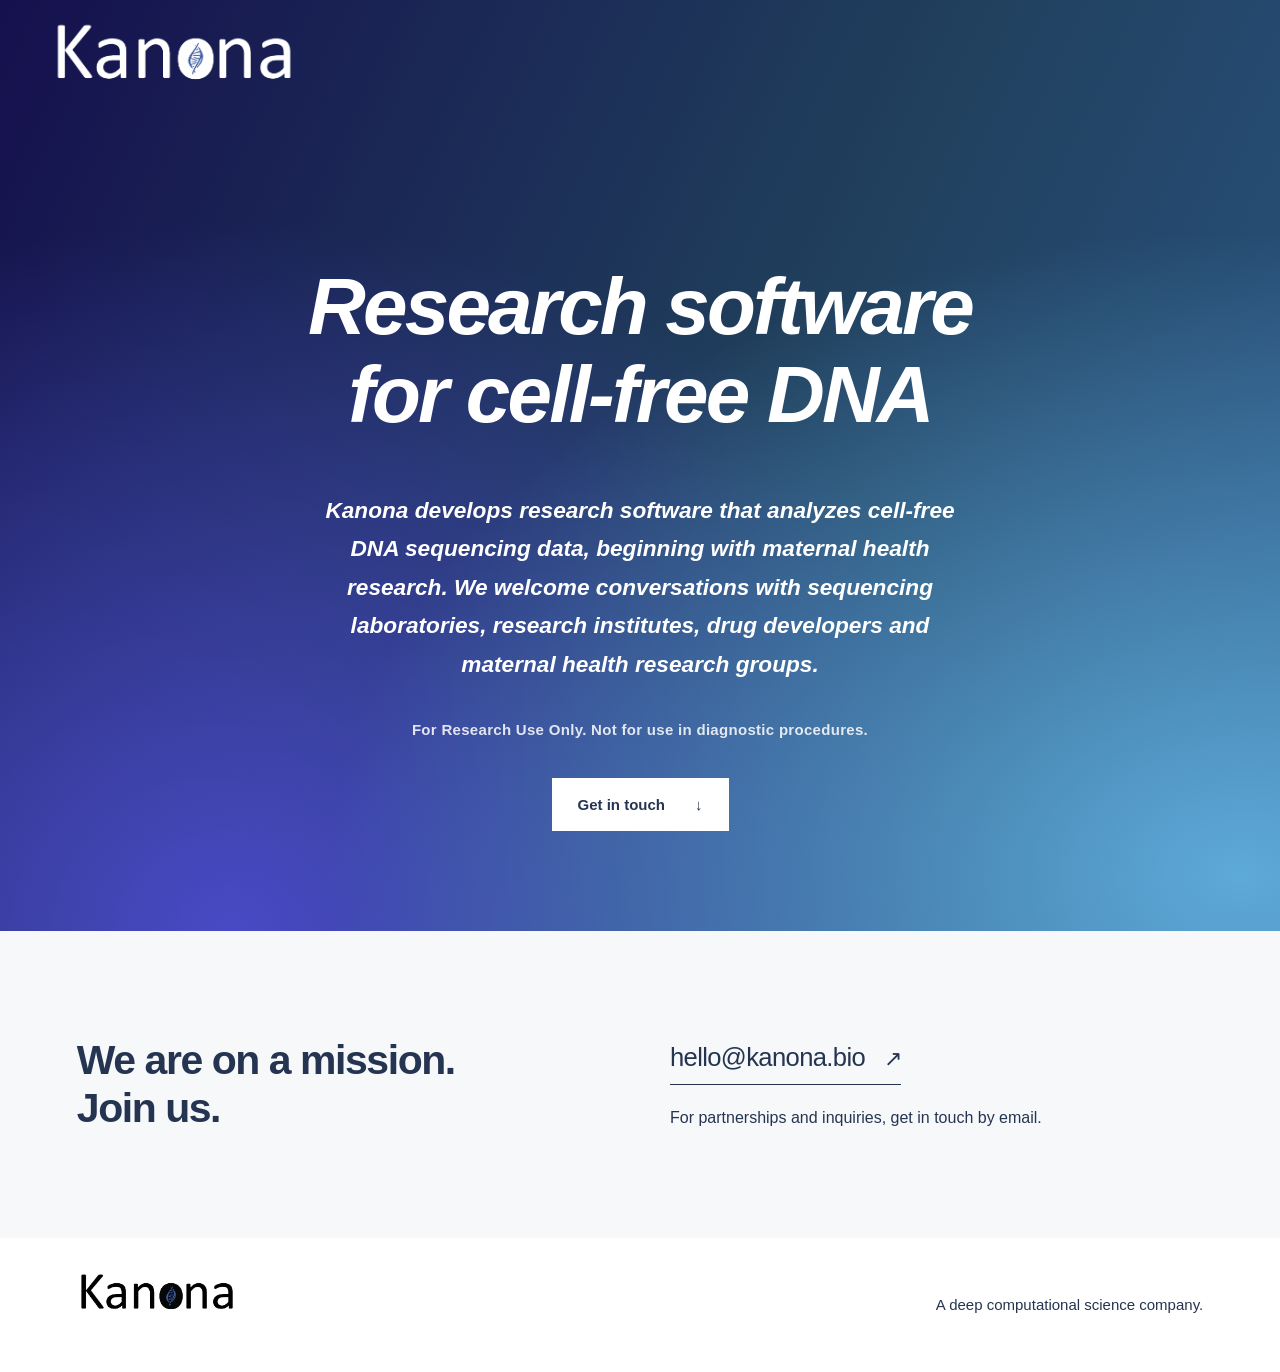
<file: index.html>
<!doctype html>
<html lang="en">
<head>
  <meta charset="utf-8">
  <meta name="viewport" content="width=device-width, initial-scale=1">
  <meta name="theme-color" content="#253551">
  <title>Kanona Bio — Research software for cell-free DNA</title>
  <meta name="description" content="A deep computational science company developing research software for cell-free DNA analysis. Connect with Kanona Bio.">
  <link rel="canonical" href="https://kanona.bio/">
  <meta property="og:type" content="website">
  <meta property="og:site_name" content="Kanona Bio">
  <meta property="og:title" content="Kanona Bio — Research software for cell-free DNA">
  <meta property="og:description" content="A deep computational science company developing research software for cell-free DNA analysis.">
  <meta property="og:url" content="https://kanona.bio/">
  <meta property="og:image" content="https://kanona.bio/assets/kanona-dark.png">
  <meta property="og:image:alt" content="Kanona Bio logo">
  <meta name="twitter:card" content="summary_large_image">
  <meta name="twitter:title" content="Kanona Bio — Research software for cell-free DNA">
  <meta name="twitter:description" content="A deep computational science company developing research software for cell-free DNA analysis.">
  <meta name="twitter:image" content="https://kanona.bio/assets/kanona-dark.png">
  <link rel="icon" href="/favicon.svg" type="image/svg+xml">
  <link rel="stylesheet" href="/styles.css">
</head>
<body>
  <a class="skip-link" href="#main">Skip to content</a>
  <div class="hero">
    <header class="site-header">
      <a class="brand" href="/" aria-label="Kanona Bio home"><img src="/assets/kanona-light.png" alt="Kanona Bio" width="1066" height="543" fetchpriority="high"></a>
    </header>
    <main id="main">
      <section class="introduction" aria-labelledby="headline">
        <h1 id="headline">Research software for cell-free DNA</h1>
        <p>Kanona develops research software that analyzes cell-free DNA sequencing data, beginning with maternal health research. We welcome conversations with sequencing laboratories, research institutes, drug developers and maternal health research groups.</p>
        <p class="ruo-statement">For Research Use Only. Not for use in diagnostic procedures.</p>
        <a class="button button-light" href="#contact">Get in touch <span aria-hidden="true">↓</span></a>
      </section>
    </main>
  </div>
  <section class="contact" id="contact" aria-labelledby="contact-title">
    <div class="contact-heading">
      <h2 id="contact-title">We are on a mission.<br>Join us.</h2>
    </div>
    <div class="contact-details">
      <a class="email-address" href="mailto:hello@kanona.bio?subject=Kanona%20Bio%20inquiry">hello@kanona.bio <span aria-hidden="true">↗</span></a>
      <p>For partnerships and inquiries, get in touch by email.</p>
    </div>
  </section>
  <footer class="site-footer">
    <a class="footer-brand" href="/" aria-label="Kanona Bio home"><img src="/assets/kanona-dark.png" alt="Kanona Bio" width="1071" height="542" loading="lazy"></a>
    <p>A deep computational science company.</p>
  </footer>
</body>
</html>
</file>
<file: styles.css>
:root{color-scheme:light;--ink:#253551;--paper:#f7f8fa;--blue:#34517e;--line:#d9dfe7;font-family:Arial,Helvetica,sans-serif;color:var(--ink);font-synthesis:none}
*{box-sizing:border-box}
html{scroll-behavior:smooth;scroll-padding-top:2rem}
body{margin:0;background:white;-webkit-font-smoothing:antialiased}
a{color:inherit;text-decoration:none}
button{font:inherit}
a:focus-visible,button:focus-visible{outline:3px solid #81bcff;outline-offset:6px}
.skip-link{position:fixed;z-index:10;top:1rem;left:1rem;transform:translateY(-200%);background:white;color:var(--ink);padding:.9rem 1.25rem}
.skip-link:focus{transform:translateY(0)}
.hero{color:white;background:radial-gradient(ellipse at 97% 94%,#5da9d8 0%,transparent 52%),radial-gradient(ellipse at 18% 100%,#484ac5 0%,transparent 54%),linear-gradient(115deg,#15104e 0%,#203f5c 55%,#2b5684 100%);min-height:850px;min-height:max(850px,100svh)}
.site-header{max-width:1600px;margin:auto;padding:10px 4%;display:flex;align-items:center;justify-content:space-between;gap:2rem}
.brand{width:245px;display:block;flex-shrink:0}
.brand img,.footer-brand img{display:block;width:100%;height:auto}
.introduction{max-width:1560px;margin:0 auto;padding:118px 3% 100px;text-align:center}
h1{margin:0;font-size:clamp(48px,6.25vw,96px);line-height:1.1;font-weight:700;font-style:italic;letter-spacing:-.035em;text-wrap:balance}
.introduction p{max-width:670px;margin:52px auto 36px;font-size:clamp(20px,1.77vw,27px);line-height:1.7;font-weight:700;font-style:italic;text-wrap:pretty}
.introduction p.ruo-statement{max-width:670px;margin:0 auto 36px;font-size:15px;line-height:1.5;font-weight:600;font-style:normal;letter-spacing:.02em;opacity:.85}
.button{min-height:52px;padding:17px 25px;display:inline-flex;align-items:center;justify-content:center;gap:30px;font-weight:600;font-size:15px;border:1px solid transparent;transition:background-color .15s,color .15s}
.button-light{background:white;color:var(--ink)}
.button-light:hover{background:#e7effa}
.button-dark{background:var(--ink);color:white}
.button-dark:hover{background:#354d75}
.contact{padding:105px 6%;display:grid;grid-template-columns:1fr 1fr;gap:60px;align-items:center;max-width:1600px;margin:auto;background:var(--paper)}
h2{font-size:clamp(32px,3.2vw,49px);line-height:1.18;letter-spacing:-.035em;font-weight:600;margin:0}
.contact-details{justify-self:start;width:100%;max-width:540px}
.email-address{font-size:clamp(21px,2vw,30px);line-height:1.5;letter-spacing:-.025em;border-bottom:1px solid var(--ink);display:inline-block;padding-bottom:7px;overflow-wrap:anywhere}
.email-address span{font-size:22px;margin-left:12px}
.email-address:hover{color:#415fa0}
.contact-details>p{font-size:16px;line-height:1.6;margin:20px 0 0}
.site-footer{max-width:1600px;margin:auto;padding:27px 6%;display:flex;align-items:center;justify-content:space-between;gap:30px}
.footer-brand{display:block;width:160px;flex-shrink:0}
.site-footer p{font-size:15px;line-height:1.6}
.error-page{min-height:100svh;display:grid;place-items:center;padding:32px;background:var(--paper)}
.error-content{max-width:680px;text-align:center}
.error-content h1{font-style:normal;font-size:60px}
.error-content p{font-size:19px;line-height:1.6;margin:24px 0}
@media(min-width:1601px){.contact{max-width:none;grid-template-columns:minmax(0,650px) minmax(0,650px);justify-content:center}.introduction{padding-top:150px}}
@media(max-width:800px){.hero{min-height:auto}.site-header{padding:4px 6%}.brand{width:190px}.introduction{padding:80px 7% 90px}h1{font-size:clamp(48px,8.9vw,70px);line-height:1.07}.introduction p{max-width:570px;font-size:21px;line-height:1.65;margin-top:35px}.contact{grid-template-columns:1fr;gap:40px;padding:70px 7%}.contact-details{max-width:none}.email-address{font-size:27px}.site-footer{padding:20px 7%}.site-footer p{max-width:230px;text-align:right}}
@media(max-width:440px){.brand{width:170px}.introduction{padding-top:64px;padding-bottom:70px}h1{font-size:49px}.introduction p{font-size:19px;line-height:1.7;margin:30px auto}.button{min-height:52px}.contact{padding-top:60px;padding-bottom:52px;gap:32px}.email-address{font-size:23px}.email-address span{font-size:19px;margin-left:5px}.site-footer{align-items:flex-start;flex-direction:column;gap:0;padding-top:20px;padding-bottom:35px}.footer-brand{width:145px}.site-footer p{text-align:left;margin:0;max-width:none;font-size:14px}}
@media(prefers-reduced-motion:reduce){html{scroll-behavior:auto}*{transition:none!important}}
</file>
